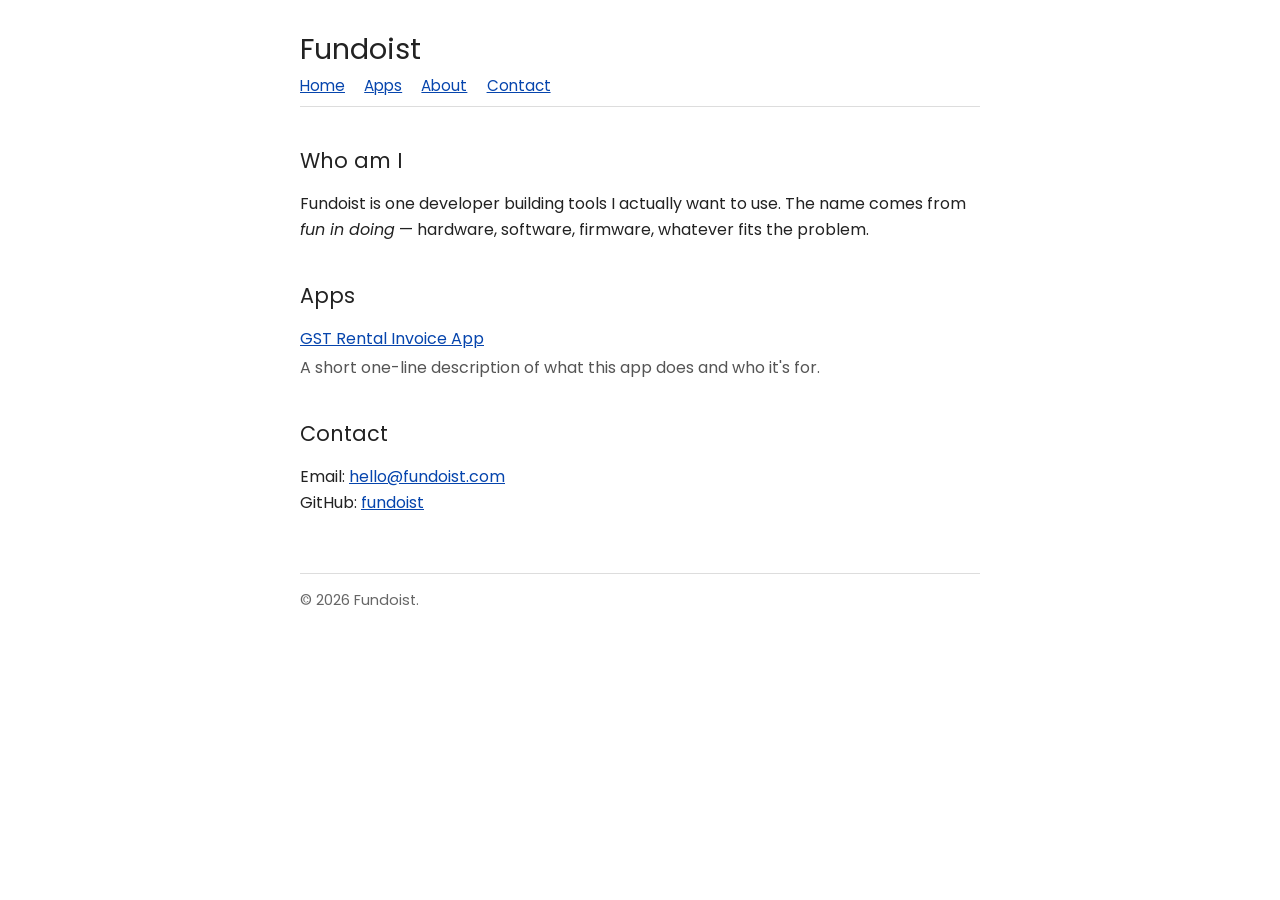
<file: index.html>
<!DOCTYPE html>
<html lang="en">
<head>
<meta charset="utf-8">
<meta name="viewport" content="width=device-width, initial-scale=1">
<title>Fundoist</title>
<meta name="description" content="Fundoist is a solo developer building small, useful hardware and software. Fun in doing.">
<link rel="preconnect" href="https://fonts.googleapis.com">
<link rel="preconnect" href="https://fonts.gstatic.com" crossorigin>
<link rel="stylesheet" href="https://fonts.googleapis.com/css2?family=Poppins:wght@400;500;700&display=swap">
<link rel="stylesheet" href="style.css">
</head>
<body>

<header>
  <h1>Fundoist</h1>
  <nav>
    <a href="/">Home</a>
    <a href="#apps">Apps</a>
    <a href="#about">About</a>
    <a href="#contact">Contact</a>
  </nav>
</header>

<section id="about">
  <h2>Who am I</h2>
  <p>
    Fundoist is one developer building tools I actually want to use. The name comes
    from <em>fun in doing</em> &mdash; hardware, software, firmware, whatever fits
    the problem.
  </p>
</section>

<section id="apps">
  <h2>Apps</h2>
  <ul class="apps">
    <li>
      <a href="apps/gst-rental-invoice/index.html">GST Rental Invoice App</a>
      <span class="desc">A short one-line description of what this app does and who it's for.</span>
    </li>
  </ul>
</section>

<section id="contact">
  <h2>Contact</h2>
  <p>
    Email: <a href="mailto:hello@fundoist.com">hello@fundoist.com</a><br>
    GitHub: <a href="https://github.com/fundoist">fundoist</a>
  </p>
</section>

<footer>
  &copy; 2026 Fundoist.
</footer>

</body>
</html>
</file>
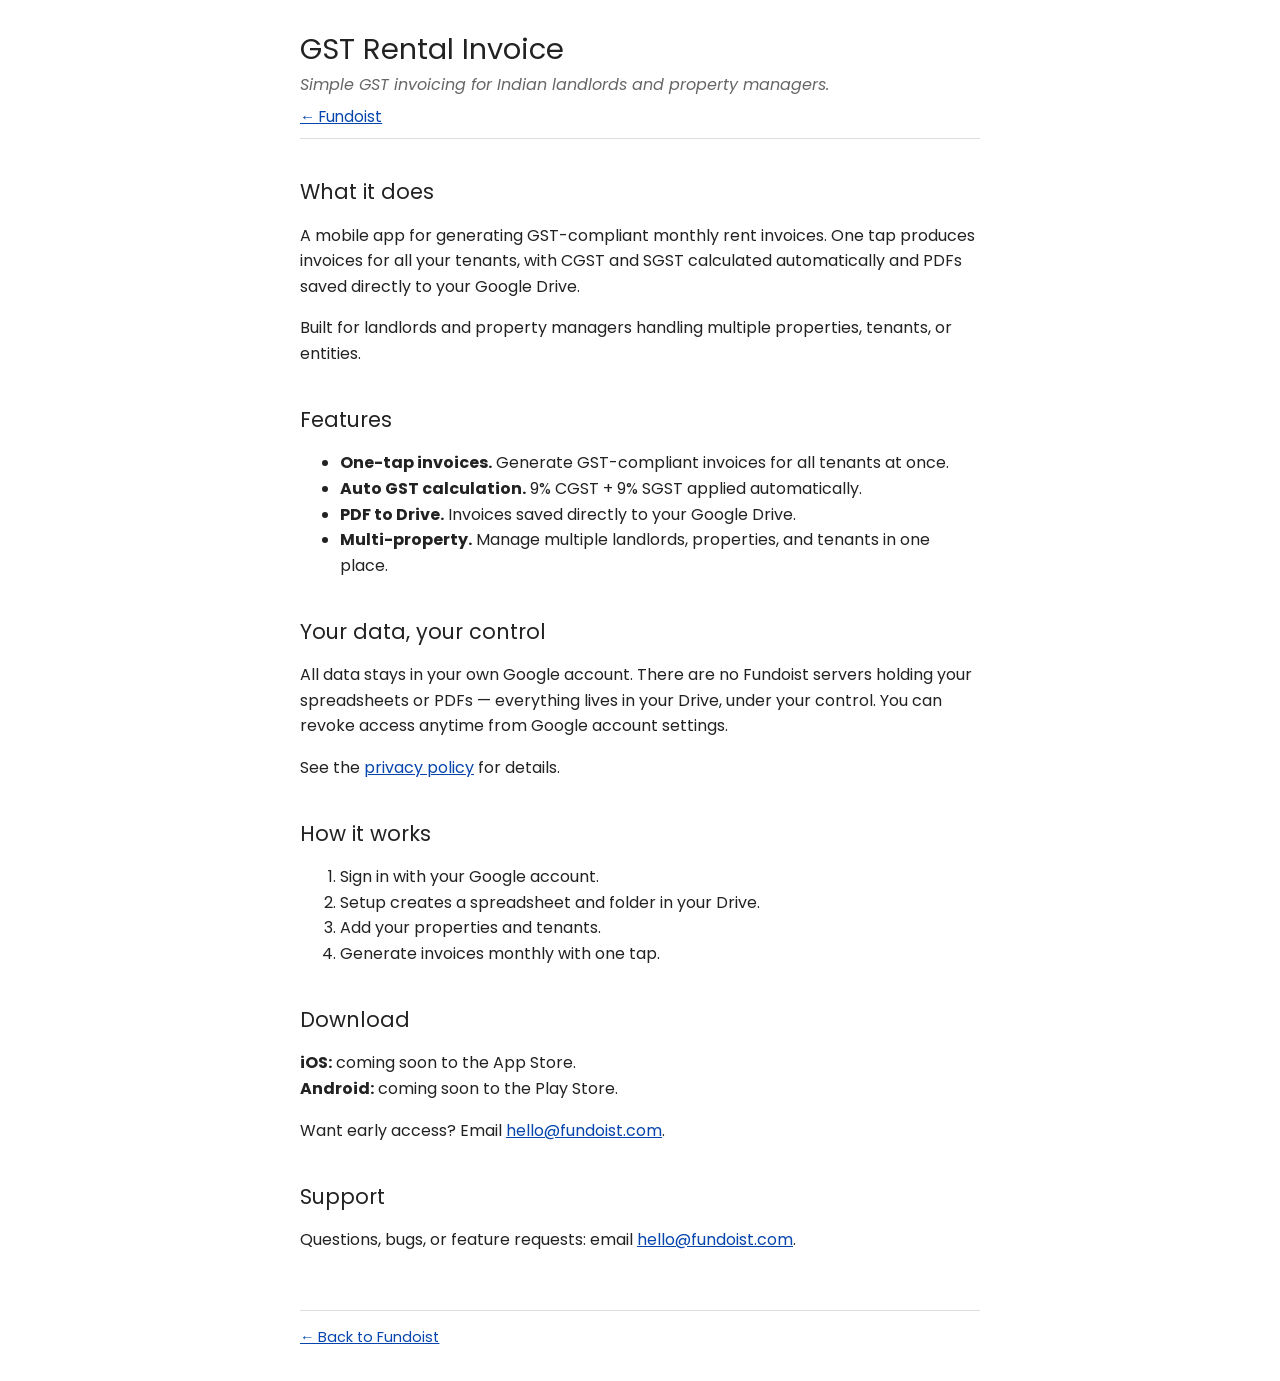
<file: apps/gst-rental-invoice/index.html>
<!DOCTYPE html>
<html lang="en">
<head>
<meta charset="utf-8">
<meta name="viewport" content="width=device-width, initial-scale=1">
<title>GST Rental Invoice &mdash; Fundoist</title>
<meta name="description" content="Simple GST invoicing for Indian landlords and property managers. Your data stays in your own Google Drive.">
<link rel="preconnect" href="https://fonts.googleapis.com">
<link rel="preconnect" href="https://fonts.gstatic.com" crossorigin>
<link rel="stylesheet" href="https://fonts.googleapis.com/css2?family=Poppins:wght@400;500;700&display=swap">
<link rel="stylesheet" href="../../style.css">
</head>
<body>

<header>
  <h1>GST Rental Invoice</h1>
  <p class="tagline">Simple GST invoicing for Indian landlords and property managers.</p>
  <nav>
    <a href="../../">&larr; Fundoist</a>
  </nav>
</header>

<section>
  <h2>What it does</h2>
  <p>
    A mobile app for generating GST-compliant monthly rent invoices. One tap produces
    invoices for all your tenants, with CGST and SGST calculated automatically and PDFs
    saved directly to your Google Drive.
  </p>
  <p>
    Built for landlords and property managers handling multiple properties, tenants,
    or entities.
  </p>
</section>

<section>
  <h2>Features</h2>
  <ul>
    <li><strong>One-tap invoices.</strong> Generate GST-compliant invoices for all tenants at once.</li>
    <li><strong>Auto GST calculation.</strong> 9% CGST + 9% SGST applied automatically.</li>
    <li><strong>PDF to Drive.</strong> Invoices saved directly to your Google Drive.</li>
    <li><strong>Multi-property.</strong> Manage multiple landlords, properties, and tenants in one place.</li>
  </ul>
</section>

<section>
  <h2>Your data, your control</h2>
  <p>
    All data stays in your own Google account. There are no Fundoist servers holding
    your spreadsheets or PDFs &mdash; everything lives in your Drive, under your control.
    You can revoke access anytime from Google account settings.
  </p>
  <p>
    See the <a href="privacy.html">privacy policy</a> for details.
  </p>
</section>

<section>
  <h2>How it works</h2>
  <ol>
    <li>Sign in with your Google account.</li>
    <li>Setup creates a spreadsheet and folder in your Drive.</li>
    <li>Add your properties and tenants.</li>
    <li>Generate invoices monthly with one tap.</li>
  </ol>
</section>

<section>
  <h2>Download</h2>
  <p>
    <strong>iOS:</strong> coming soon to the App Store.<br>
    <strong>Android:</strong> coming soon to the Play Store.
  </p>
  <p>
    Want early access? Email <a href="mailto:hello@fundoist.com">hello@fundoist.com</a>.
  </p>
</section>

<section>
  <h2>Support</h2>
  <p>
    Questions, bugs, or feature requests: email <a href="mailto:hello@fundoist.com">hello@fundoist.com</a>.
  </p>
</section>

<footer>
  <a href="../../">&larr; Back to Fundoist</a>
</footer>

</body>
</html>
</file>
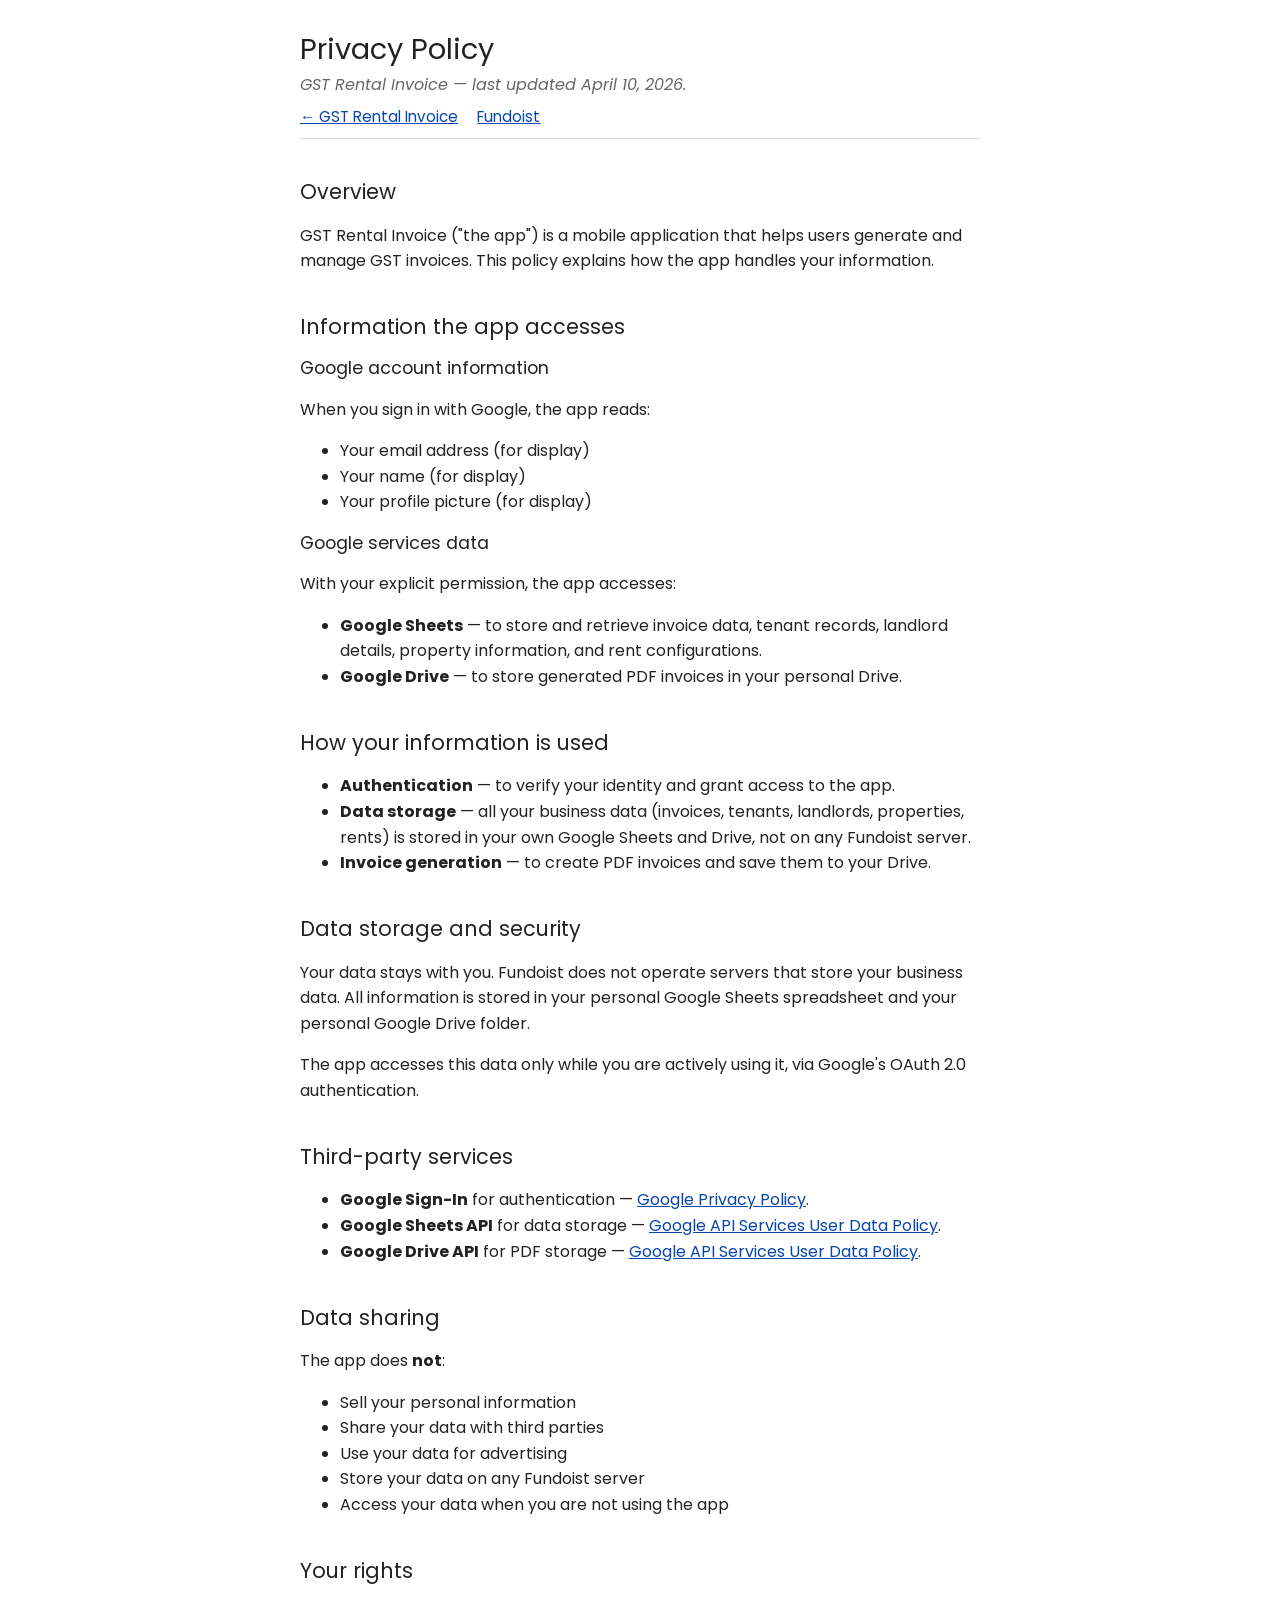
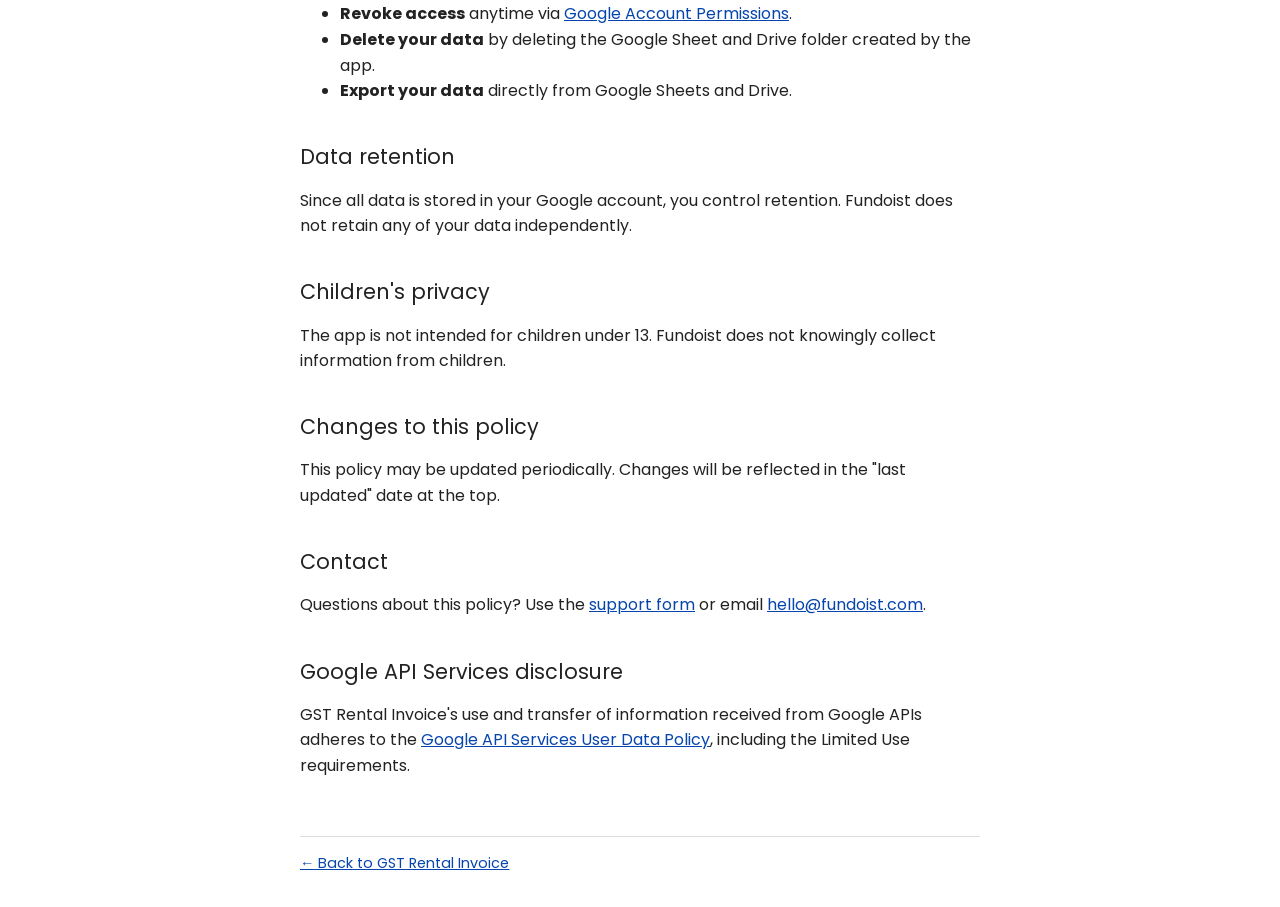
<file: apps/gst-rental-invoice/privacy.html>
<!DOCTYPE html>
<html lang="en">
<head>
<meta charset="utf-8">
<meta name="viewport" content="width=device-width, initial-scale=1">
<title>Privacy Policy &mdash; GST Rental Invoice</title>
<meta name="description" content="Privacy policy for the GST Rental Invoice app.">
<link rel="preconnect" href="https://fonts.googleapis.com">
<link rel="preconnect" href="https://fonts.gstatic.com" crossorigin>
<link rel="stylesheet" href="https://fonts.googleapis.com/css2?family=Poppins:wght@400;500;700&display=swap">
<link rel="stylesheet" href="../../style.css">
</head>
<body>

<header>
  <h1>Privacy Policy</h1>
  <p class="tagline">GST Rental Invoice &mdash; last updated April 10, 2026.</p>
  <nav>
    <a href="./">&larr; GST Rental Invoice</a>
    <a href="../../">Fundoist</a>
  </nav>
</header>

<section>
  <h2>Overview</h2>
  <p>
    GST Rental Invoice ("the app") is a mobile application that helps users generate
    and manage GST invoices. This policy explains how the app handles your information.
  </p>
</section>

<section>
  <h2>Information the app accesses</h2>
  <h3>Google account information</h3>
  <p>When you sign in with Google, the app reads:</p>
  <ul>
    <li>Your email address (for display)</li>
    <li>Your name (for display)</li>
    <li>Your profile picture (for display)</li>
  </ul>

  <h3>Google services data</h3>
  <p>With your explicit permission, the app accesses:</p>
  <ul>
    <li><strong>Google Sheets</strong> &mdash; to store and retrieve invoice data, tenant records, landlord details, property information, and rent configurations.</li>
    <li><strong>Google Drive</strong> &mdash; to store generated PDF invoices in your personal Drive.</li>
  </ul>
</section>

<section>
  <h2>How your information is used</h2>
  <ul>
    <li><strong>Authentication</strong> &mdash; to verify your identity and grant access to the app.</li>
    <li><strong>Data storage</strong> &mdash; all your business data (invoices, tenants, landlords, properties, rents) is stored in your own Google Sheets and Drive, not on any Fundoist server.</li>
    <li><strong>Invoice generation</strong> &mdash; to create PDF invoices and save them to your Drive.</li>
  </ul>
</section>

<section>
  <h2>Data storage and security</h2>
  <p>
    Your data stays with you. Fundoist does not operate servers that store your
    business data. All information is stored in your personal Google Sheets
    spreadsheet and your personal Google Drive folder.
  </p>
  <p>
    The app accesses this data only while you are actively using it, via Google's
    OAuth 2.0 authentication.
  </p>
</section>

<section>
  <h2>Third-party services</h2>
  <ul>
    <li><strong>Google Sign-In</strong> for authentication &mdash; <a href="https://policies.google.com/privacy">Google Privacy Policy</a>.</li>
    <li><strong>Google Sheets API</strong> for data storage &mdash; <a href="https://developers.google.com/terms/api-services-user-data-policy">Google API Services User Data Policy</a>.</li>
    <li><strong>Google Drive API</strong> for PDF storage &mdash; <a href="https://developers.google.com/terms/api-services-user-data-policy">Google API Services User Data Policy</a>.</li>
  </ul>
</section>

<section>
  <h2>Data sharing</h2>
  <p>The app does <strong>not</strong>:</p>
  <ul>
    <li>Sell your personal information</li>
    <li>Share your data with third parties</li>
    <li>Use your data for advertising</li>
    <li>Store your data on any Fundoist server</li>
    <li>Access your data when you are not using the app</li>
  </ul>
</section>

<section>
  <h2>Your rights</h2>
  <ul>
    <li><strong>Revoke access</strong> anytime via <a href="https://myaccount.google.com/permissions">Google Account Permissions</a>.</li>
    <li><strong>Delete your data</strong> by deleting the Google Sheet and Drive folder created by the app.</li>
    <li><strong>Export your data</strong> directly from Google Sheets and Drive.</li>
  </ul>
</section>

<section>
  <h2>Data retention</h2>
  <p>
    Since all data is stored in your Google account, you control retention.
    Fundoist does not retain any of your data independently.
  </p>
</section>

<section>
  <h2>Children's privacy</h2>
  <p>
    The app is not intended for children under 13. Fundoist does not knowingly
    collect information from children.
  </p>
</section>

<section>
  <h2>Changes to this policy</h2>
  <p>
    This policy may be updated periodically. Changes will be reflected in the
    "last updated" date at the top.
  </p>
</section>

<section>
  <h2>Contact</h2>
  <p>
    Questions about this policy? Use the
    <a href="https://docs.google.com/forms/d/11LYjF0eD8GoNKcco8ehuK7WvNRBRoO9dPiKD7_R51NQ/viewform">support form</a>
    or email <a href="mailto:hello@fundoist.com">hello@fundoist.com</a>.
  </p>
</section>

<section>
  <h2>Google API Services disclosure</h2>
  <p>
    GST Rental Invoice's use and transfer of information received from Google APIs
    adheres to the
    <a href="https://developers.google.com/terms/api-services-user-data-policy">Google API Services User Data Policy</a>,
    including the Limited Use requirements.
  </p>
</section>

<footer>
  <a href="./">&larr; Back to GST Rental Invoice</a>
</footer>

</body>
</html>
</file>
<file: style.css>
/* Fundoist — minimal old-school styles */
body {
  font-family: "Poppins", -apple-system, BlinkMacSystemFont, "Segoe UI", sans-serif;
  font-size: 16px;
  line-height: 1.6;
  color: #222;
  background: #fff;
  max-width: 680px;
  margin: 2em auto;
  padding: 0 1em;
}

h1, h2, h3 {
  font-weight: normal;
  line-height: 1.2;
}

h1 { font-size: 1.8em; margin-bottom: 0.2em; }
h2 { font-size: 1.3em; margin-top: 2em; }
h3 { font-size: 1.1em; }

a {
  color: #0645ad;
  text-decoration: underline;
}
a:visited { color: #0b0080; }
a:hover { color: #06e; }

header {
  border-bottom: 1px solid #ddd;
  padding-bottom: 0.5em;
  margin-bottom: 1.5em;
}

header .tagline {
  color: #666;
  font-style: italic;
  margin: 0;
}

nav {
  margin-top: 0.5em;
  font-size: 0.95em;
}

nav a { margin-right: 1em; }

footer {
  margin-top: 4em;
  padding-top: 1em;
  border-top: 1px solid #ddd;
  font-size: 0.9em;
  color: #666;
}

ul.apps {
  list-style: none;
  padding: 0;
}

ul.apps li {
  margin-bottom: 1.2em;
}

ul.apps .desc {
  color: #555;
  display: block;
  margin-top: 0.2em;
}

code {
  font-family: Menlo, Monaco, Consolas, monospace;
  back
</file>
